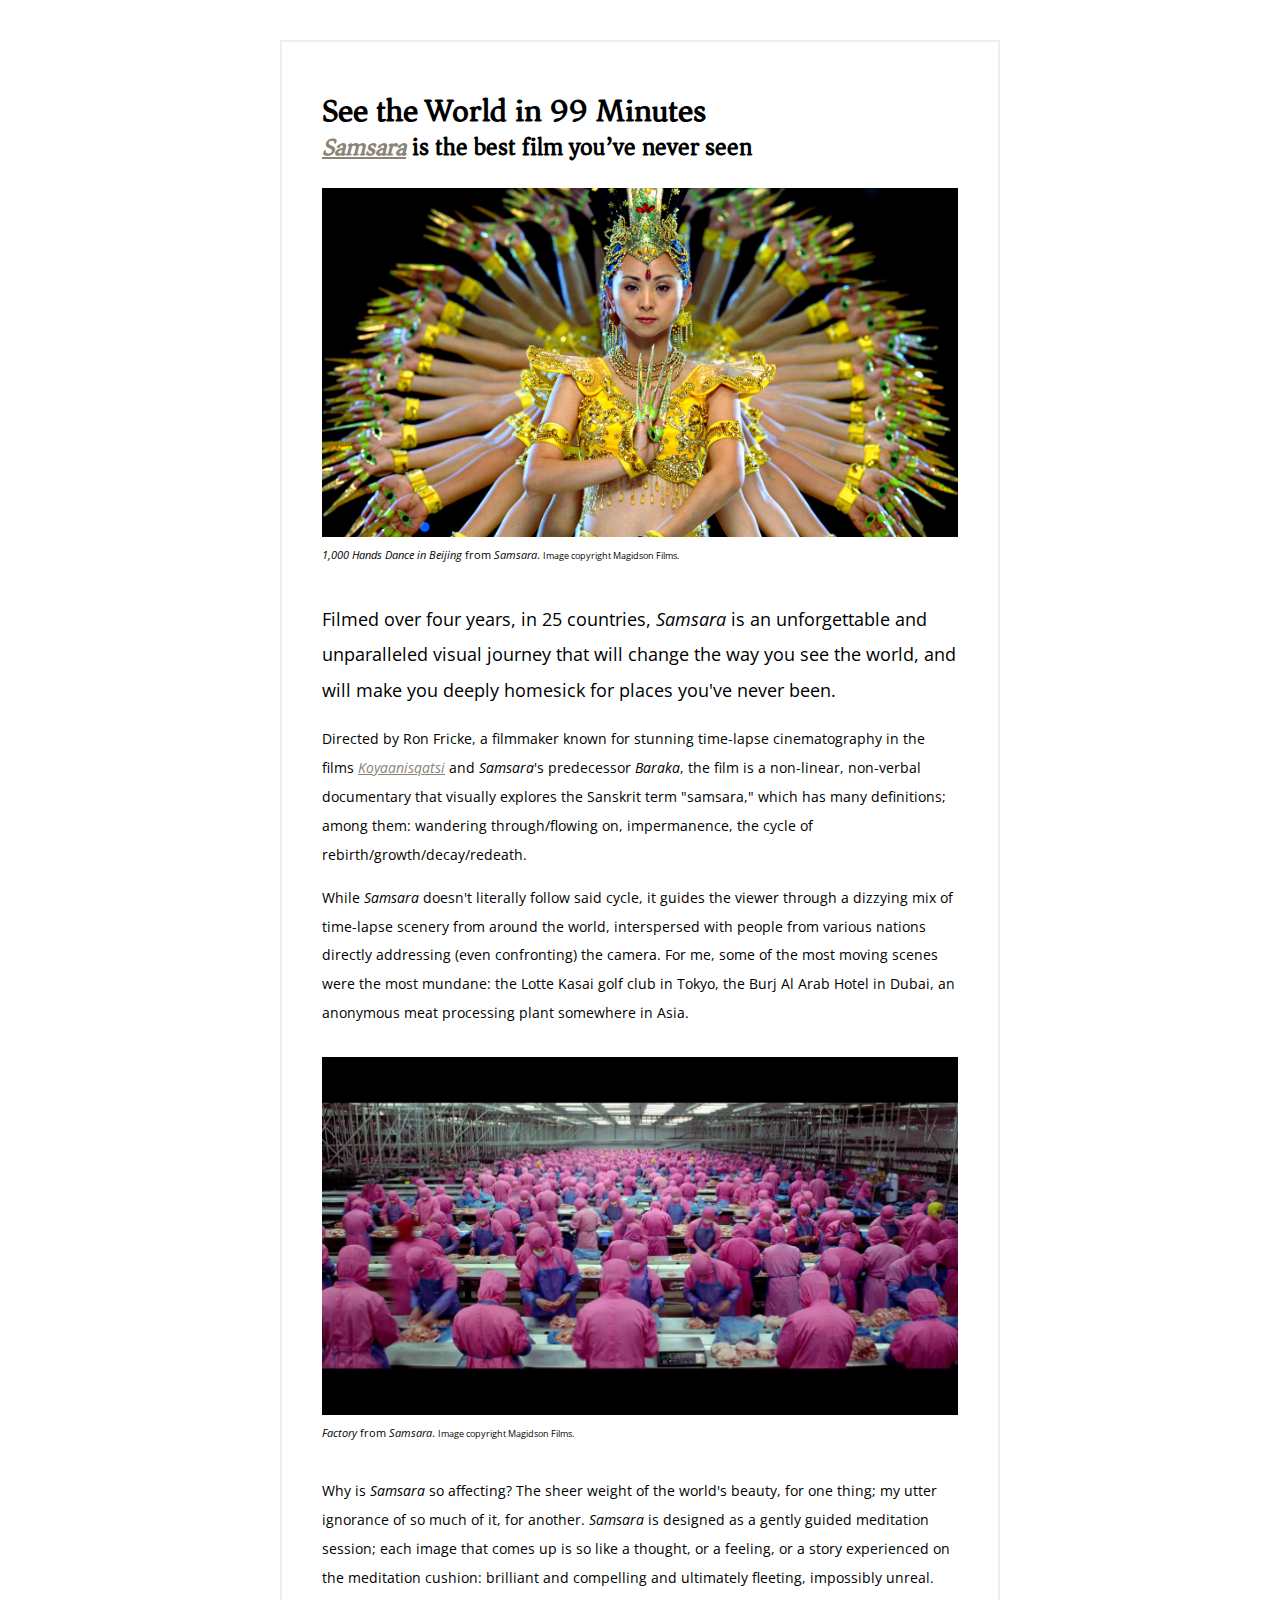
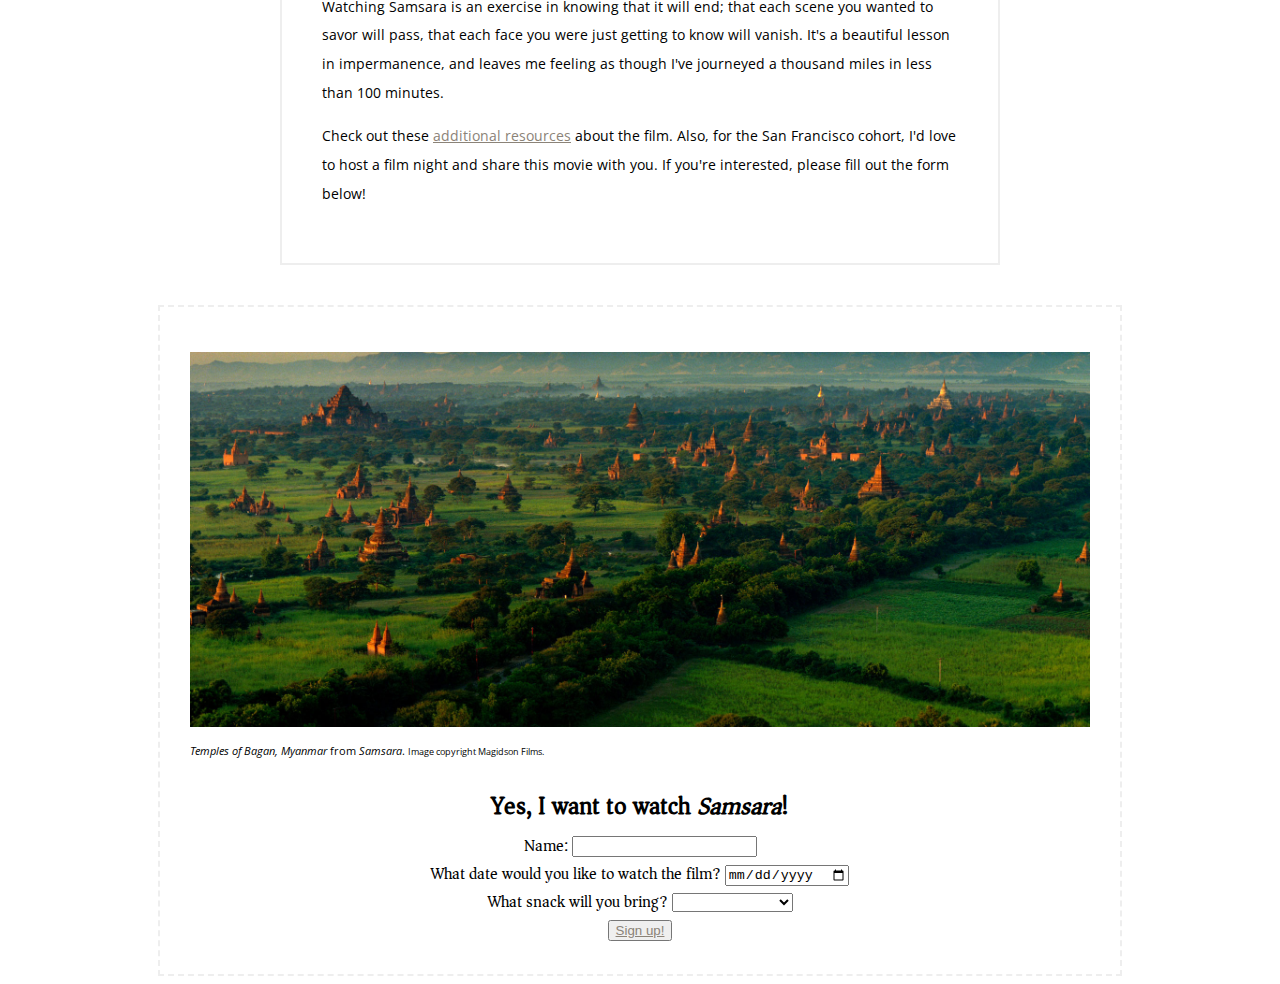
<file: index.html>
<!DOCTYPE html>
<html>
<head>
  <title>The best movie you've never seen</title>
  <link rel="stylesheet" href="styles.css" type="text/css">
  <link href="https://fonts.googleapis.com/css?family=Asar" rel="stylesheet">
  <link href="https://fonts.googleapis.com/css?family=Open+Sans:300,300i" rel="stylesheet">
</head>

<body>

<div class="wrapper">

<div id="article">

<article>

  <h1>See the World in 99 Minutes</h1>
  <h2>
    <i><a href="http://www.barakasamsara.com/">Samsara</a></i> is the best film you&rsquo;ve never seen</h2>
  
  <div class="figure">

    <img src="images/Samsara_Img02.jpg" alt="1000 hands dance">
    <p>
    <i>1,000 Hands Dance in Beijing</i> from <cite>Samsara</cite>. <small>Image copyright Magidson Films.</small> 
    </p>
  </div>

  <p class="highlight">Filmed over four years, in 25 countries, <cite>Samsara</cite> is an unforgettable and unparalleled visual journey that will change the way you see the world, and will make you deeply homesick for places you've never been.</p>
  
  <p>Directed by Ron Fricke, a filmmaker known for stunning time-lapse cinematography in the films <cite><a href="https://en.wikipedia.org/wiki/Koyaanisqatsi">Koyaanisqatsi</a></cite> and <cite>Samsara</cite>'s predecessor <cite>Baraka</cite>, the film is a non-linear, non-verbal documentary that visually explores the Sanskrit term "samsara," which has many definitions; among them: wandering through/flowing on, impermanence, the cycle of rebirth/growth/decay/redeath.</p>
  
  <p>While <cite>Samsara</cite> doesn't literally follow said cycle, it guides the viewer through a dizzying mix of time-lapse scenery from around the world, interspersed with people from various nations directly addressing (even confronting) the camera. For me, some of the most moving scenes were the most mundane: the Lotte Kasai golf club in Tokyo, the Burj Al Arab Hotel in Dubai, an anonymous meat processing plant somewhere in Asia.</p>
  
   <div class="figure">
    <img src="images/Samsara_Img04.jpg" alt="Factory">
    <p>
    <i>Factory</i> from <cite>Samsara</cite>. <small>Image copyright Magidson Films.</small> 
    </p>
  </div>
  
  <p>Why is <cite>Samsara</cite> so affecting? The sheer weight of the world's beauty, for one thing; my utter ignorance of so much of it, for another. <cite>Samsara</cite> is designed as a gently guided meditation session; each image that comes up is so like a thought, or a feeling, or a story experienced on the meditation cushion: brilliant and compelling and ultimately fleeting, impossibly unreal. Watching Samsara is an exercise in knowing that it will end; that each scene you wanted to savor will pass, that each face you were just getting to know will vanish. It's a beautiful lesson in impermanence, and leaves me feeling as though I've journeyed a thousand miles in less than 100 minutes.</p>
  
  <p>Check out these <a href="./resources.html">additional resources</a> about the film. Also, for the San Francisco cohort, I'd love to host a film night and share this movie with you. If you're interested, please fill out the form below!</p>
  
  </article>
</div>

<div id="form">

   <div class="figure">
    <img src="images/Samsara_Img01.jpg" alt="Temples of Bagan">
    <p>
    <i>Temples of Bagan, Myanmar</i> from <cite>Samsara</cite>. <small>Image copyright Magidson Films.</small>
    </p>
  </div>


  <form name="movie-sign-up">
    <div>
        <h2>Yes, I want to watch <i>Samsara</i>!</h2>
    </div>
        <div>
          <label>Name:</label>
          <input type="text" name="name">
        </div>
        <div>
          <label>What date would you like to watch the film?</label>
          <input type="date" name="movie-date">
        </div>
        <div>
          <label>What snack will you bring?</label>
          <select name="snack">
            <option value="" style="display:none;"></option>
            <option value="popcorn">Popcorn</option>
            <option value="icecream">Ice Cream</option>
            <option value="chips-salsa">Chips And Salsa</option>
            <option value="something-else">Something Else</option>
          </select>
        </div>
        <!--I used an a href redirect on the button below to redirect to a page inside my site. I was hitting 405 errors with the post function inside github pages, and httpbin was not accepting my redirect.-->
        <div>
          <button type="Submit"><a href="./PingMe.html">Sign up!</a></button>
        </div>
  </form>
</div>
</div>
</body>
</html>
</file>
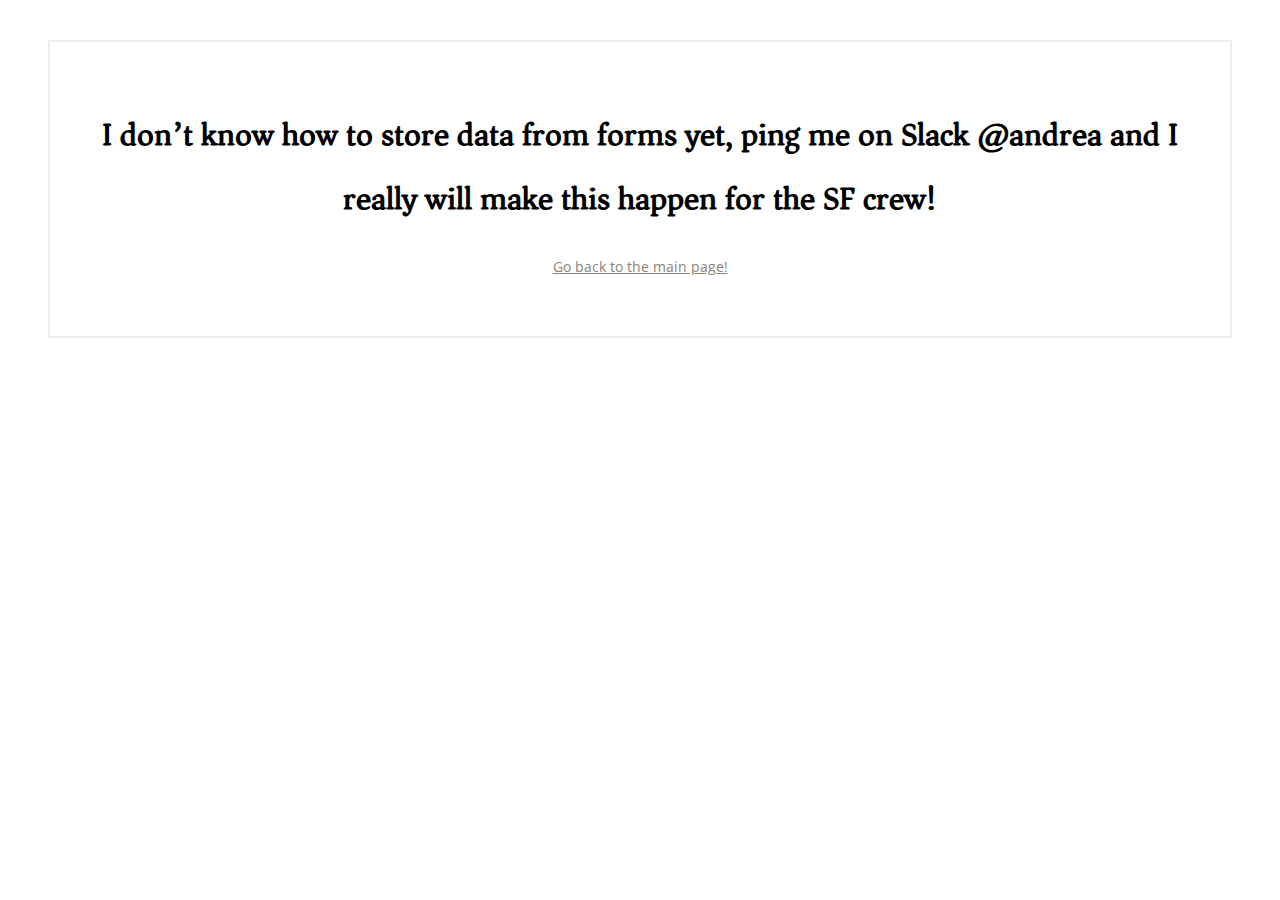
<file: PingMe.html>
<!DOCTYPE html>
<html>
<head>
  <title>Ping me!</title>
    <title>Samsara Resources</title>
    <link rel="stylesheet" href="styles.css" type="text/css">
  <link href="https://fonts.googleapis.com/css?family=Asar" rel="stylesheet">
  <link href="https://fonts.googleapis.com/css?family=Open+Sans:300,300i" rel="stylesheet">
</head>
<body>

<div class="wrapper">

<div id="pingme">

<article>
  <h1>I don&rsquo;t know how to store data from forms yet, ping me on Slack @andrea and I really will make this happen for the SF crew!</h1>
<p><a href="index.html">Go back to the main page!</a></p>
</article>

</div>
</div>
</body>
</html>
</file>
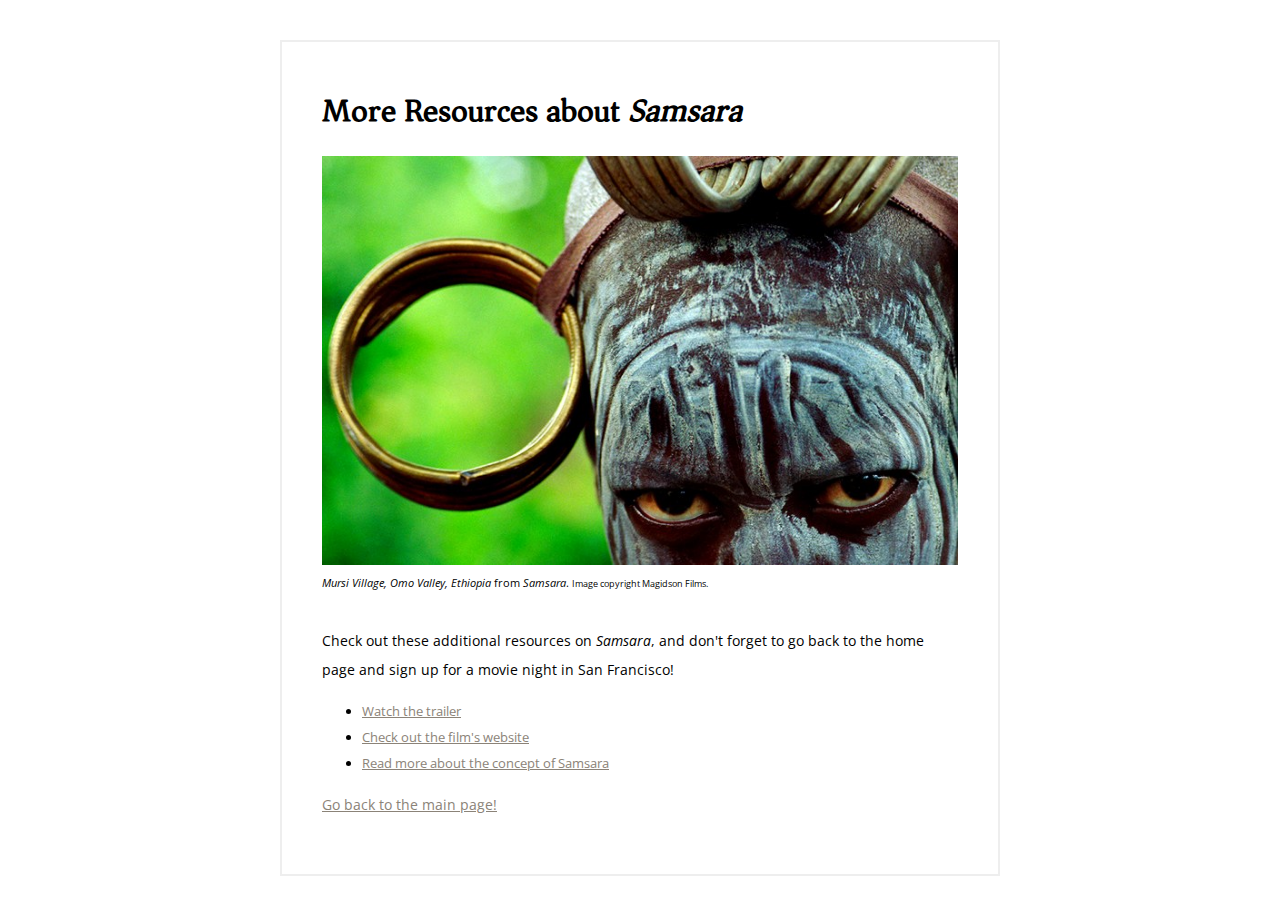
<file: resources.html>
<!DOCTYPE html>
<html>
<head>
  <title>Samsara Resources</title>
    <link rel="stylesheet" href="styles.css" type="text/css">
  <link href="https://fonts.googleapis.com/css?family=Asar" rel="stylesheet">
  <link href="https://fonts.googleapis.com/css?family=Open+Sans:300,300i" rel="stylesheet">
</head>

<body>

<div class="wrapper">

<div id="article">

<article>
  <h1>More Resources about <cite>Samsara</cite></h1>

<div class="figure">
    <img src="images/Samsara_Img03.jpg" alt="Mursi Village">
      <p><i>Mursi Village, Omo Valley, Ethiopia</i> from <cite>Samsara</cite>. <small>Image copyright Magidson Films.</small> </p>
</div>

<p>
Check out these additional resources on <cite>Samsara</cite>, and don't forget to go back to the home page and sign up for a movie night in San Francisco!
</p>

<ul>
  <li><a href="https://www.youtube.com/watch?v=P0xVp3N-M84">Watch the trailer</a></li>
  <li><a href="http://www.barakasamsara.com/">Check out the film's website</a></li>
  <li><a href="https://en.wikipedia.org/wiki/Sa%E1%B9%83s%C4%81ra">Read more about the concept of Samsara</a></li>
</ul>

<p><a href="index.html">Go back to the main page!</a></p>

</article>
</div>
</div>

</body>

</html>
</file>
<file: styles.css>
/*
Use CSS to add the following to your site.

XX-Padding and border added to at least one element
 - Around article and form

XX-Margin added to at least one element
 - Article 

XXAt least one centered element (a footer message can 
be nice for this)
 - Center article and form boxes

XX-A background image on at least one element
 - page

XX-A different font on at least one element
 - Google head/subhead fonts

XXA few elements styled using a class
 - P class highlight in article

XXA different color for visited links
 - a, a:visited formatting

XXAn element styled with an ID
 - Figure IDs

Add at least one media query to improve the responsiveness of your page
 - Increase type leading when on portrait-oriented screen. Increase form size.
*/

body{
  background-image: url("https://c1.staticflickr.com/3/2935/13988748824_0d36dc9938_c.jpg");
}

.wrapper{
  width:100%;
}

#article{
  margin: 0 auto;
  max-width: 800px;
}

article{
  background:white;
  border:2px solid #eee;
  margin:40px;
  padding: 40px;

}

a{
  color:#8b8378;
}

a:visited{
  color:#458b74;
}

h1, h2, h3, h4, h5, h6{
  font-family: 'Asar', serif; 
}

h1{
  font-size: 2em;
  line-height: 0.5em;
}

h2{
  line-height: .5em;
}

p,ul,li{
  font-family: 'Open Sans',sans-serif;
  font-size: 0.9em;
  line-height: 2em;
}

#form{
  align-items: center; 
  background-color: white;
  border: 2px dashed #eee;
  font-family: 'Asar',serif;
  margin:0 auto;
  max-width: 900px;
  padding: 30px;
  text-align: center;
}

.figure{
  display:inline-block;
  margin-top: 15px;
  margin-bottom: 15px;
}

.figure p{
  font-family: 'Open Sans',sans-serif;
  font-size: 0.7em;
  line-height: 0.5em;
  text-align: left;
}

.figure img{
  width:100%;
}

#pingme h1{
  line-height: 2em;
  text-align: center;
}

#pingme p{
  line-height: 2em;
  text-align: center;
}

.highlight{
  font-size: 1.1em;
}

@media (min-width: 650px) and (orientation:portrait)  {
  p {
    line-height: 2.5em;
  }
  .figure p{
    font-size: 1.6em;
    line-height: 2em;
  }
  label{
    font-size: 2em;
    line-height: 2em;
  }
}
</file>
